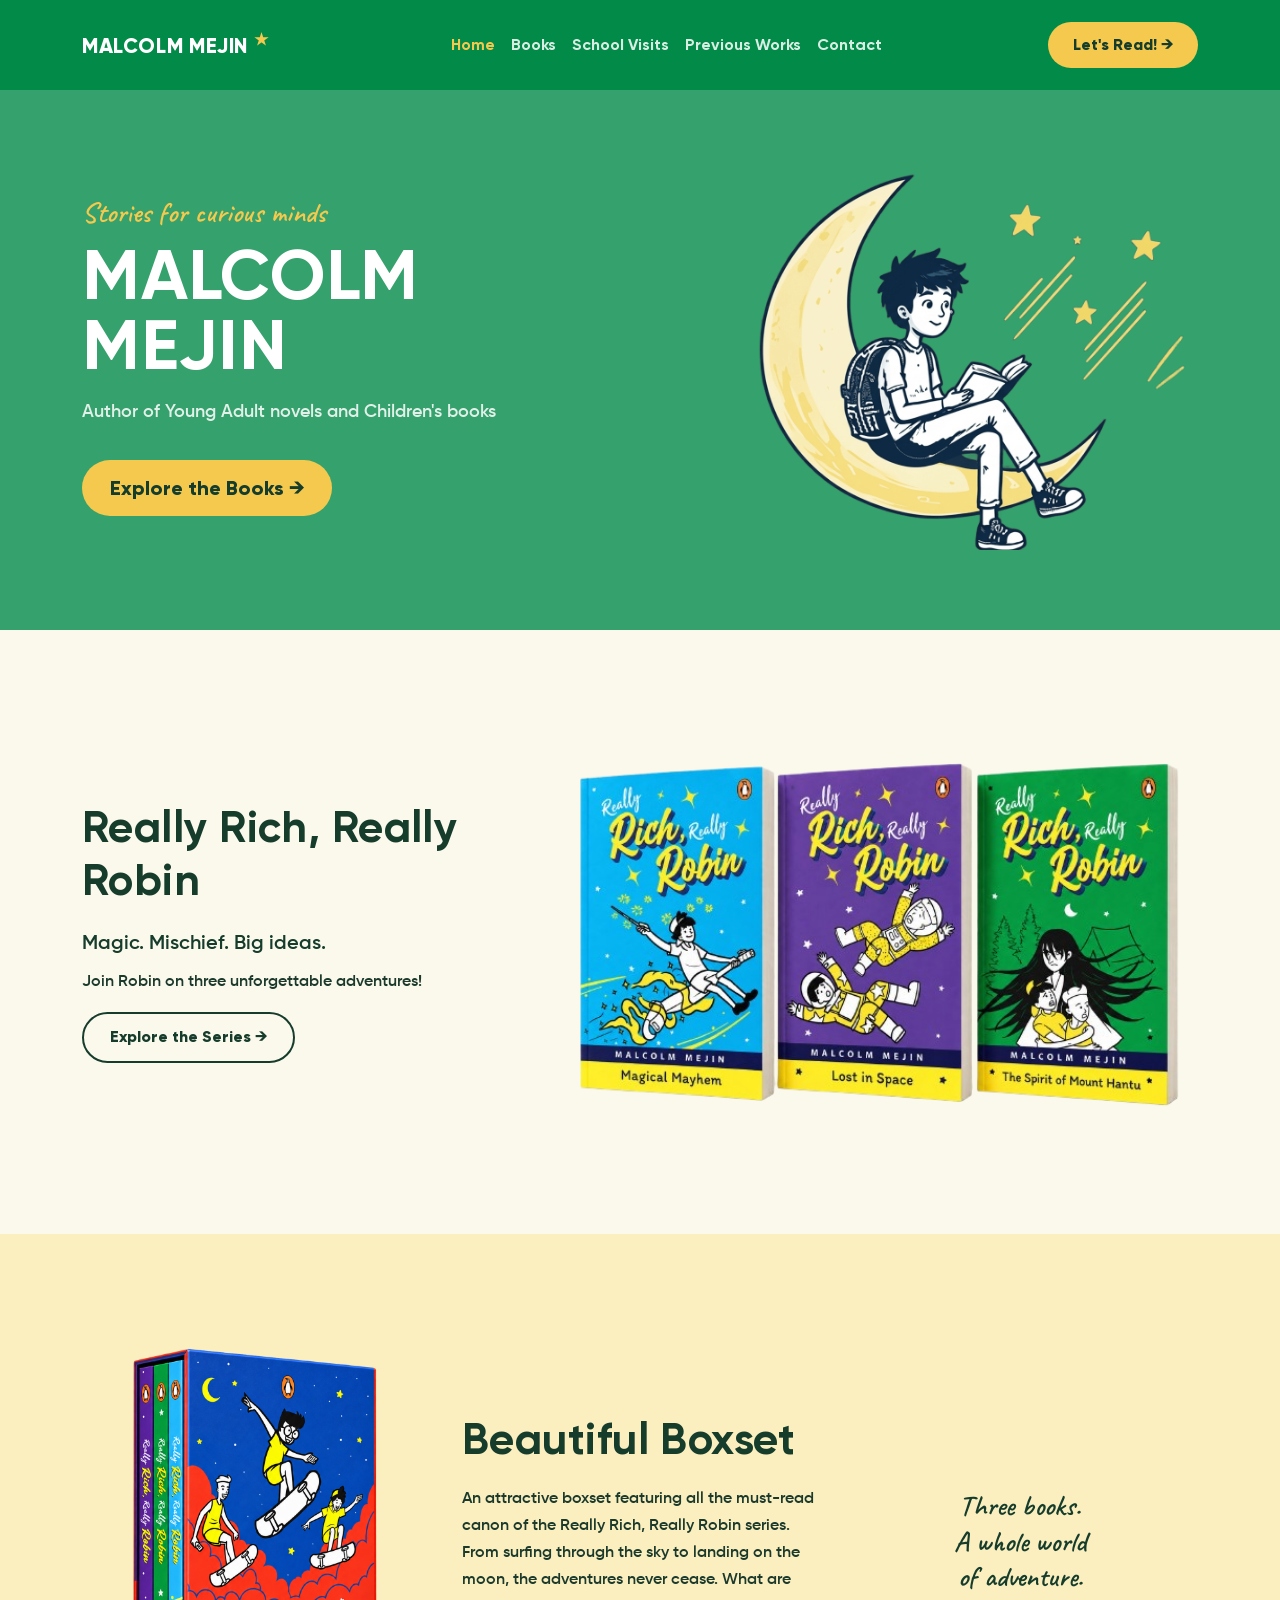
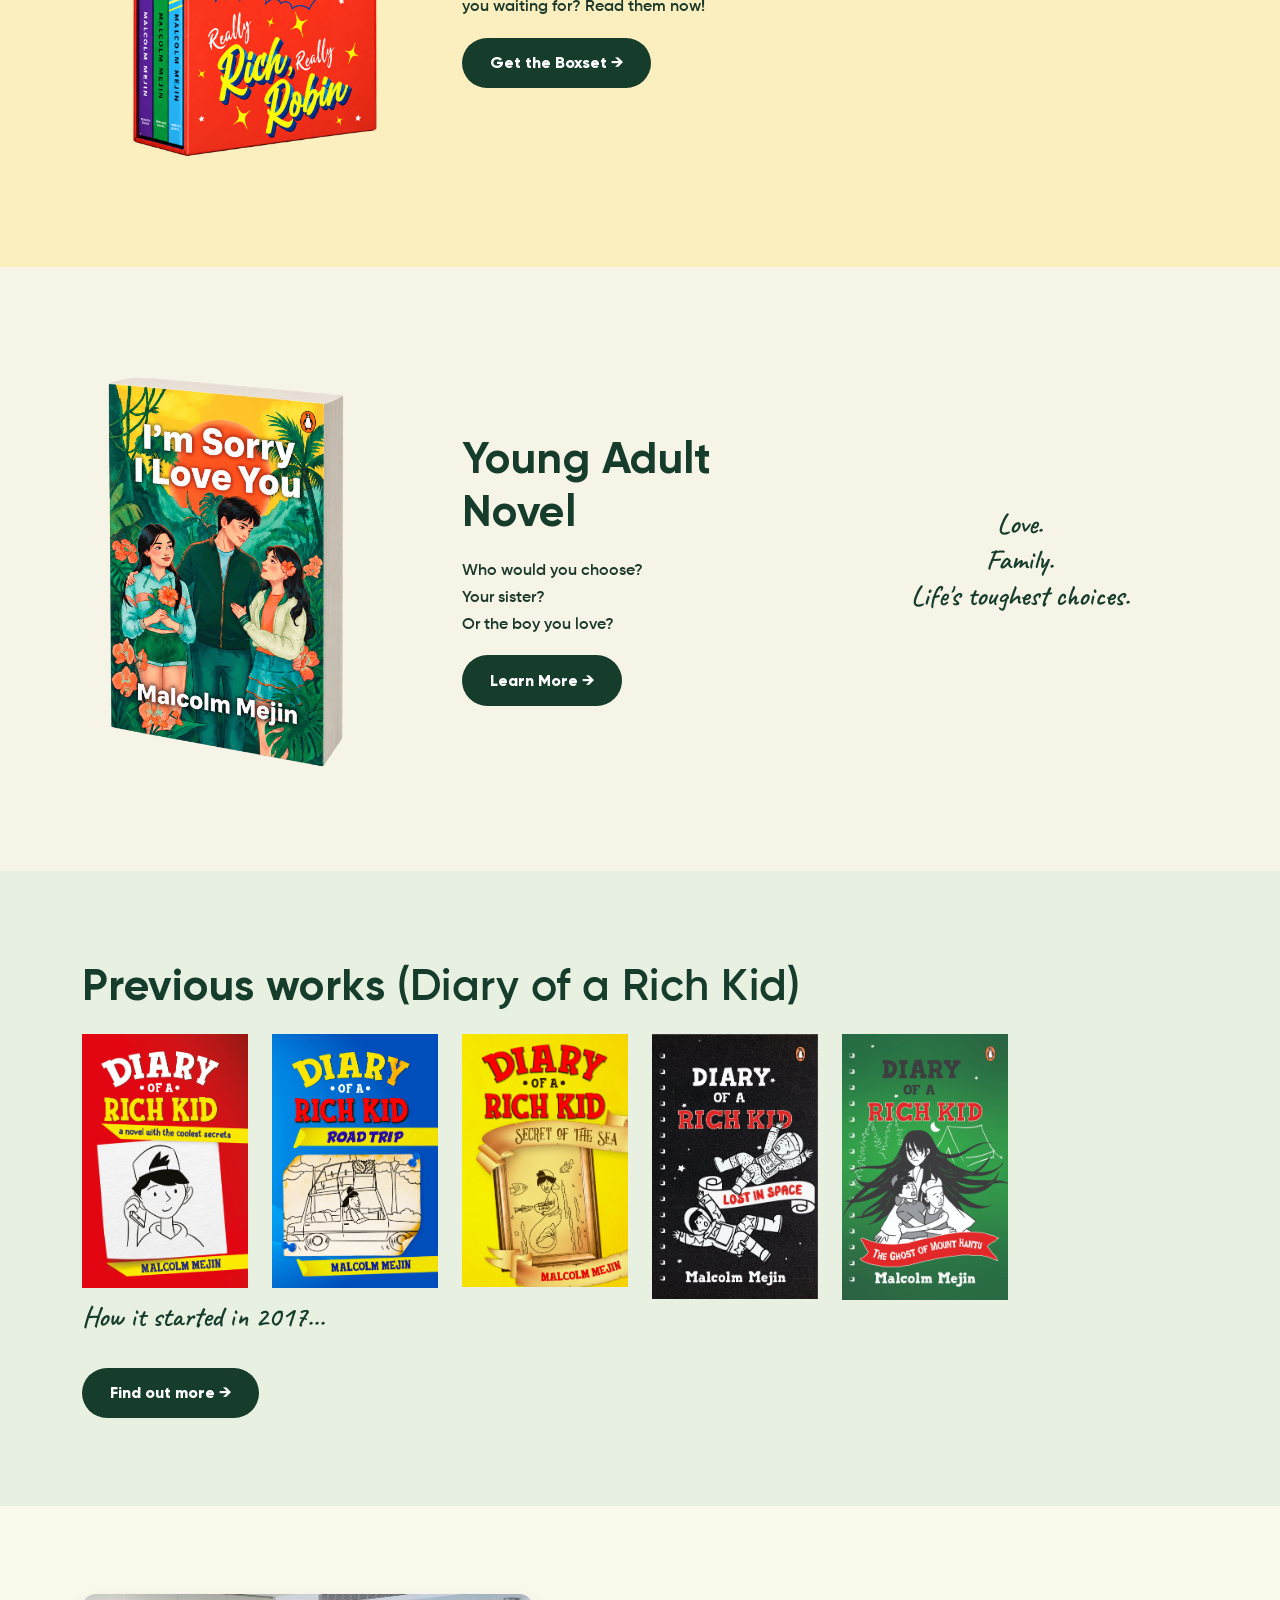
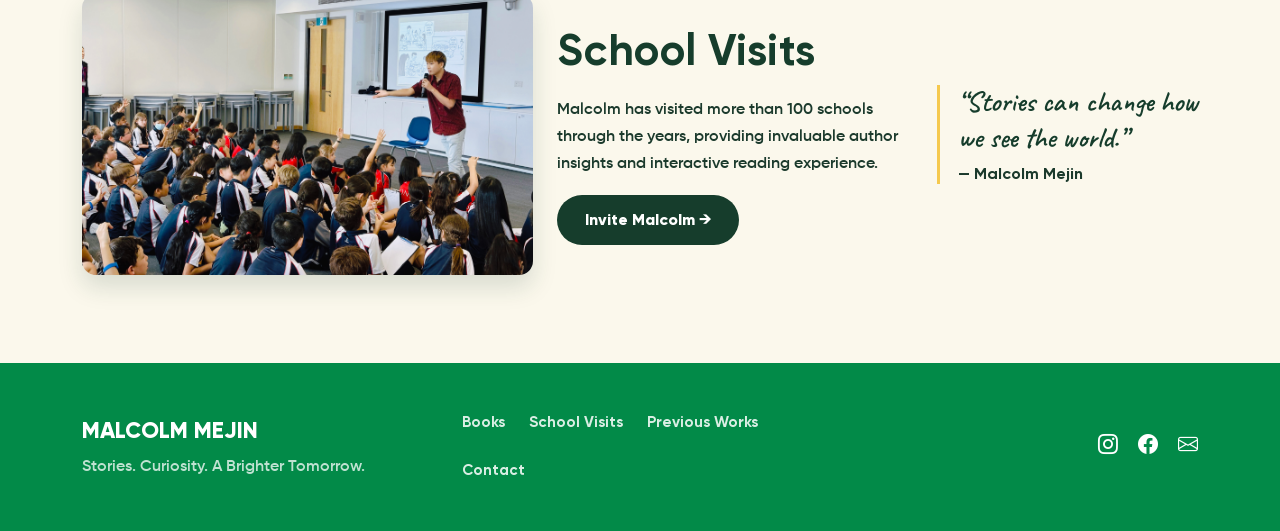
<file: index.html>
<!DOCTYPE html>
<html lang="en">
<head>
<meta charset="UTF-8">
<meta name="viewport" content="width=device-width, initial-scale=1.0">
<title>Malcolm Mejin — Stories for Curious Minds</title>
<meta name="description" content="Malcolm Mejin, author of Young Adult novels and Children's books, including Really Rich Really Robin and I'm Sorry I Love You.">


<!-- Favicon -->
<link rel="icon" href="favicon.svg" type="image/svg+xml">
<link rel="alternate icon" href="favicon.ico">
<link rel="apple-touch-icon" href="apple-touch-icon.png">

<!-- =====================================================
     FONTS
     Gilroy (headings + body) is self-hosted from the /fonts folder via
     @font-face rules at the top of style.css. Caveat (the handwritten
     accent text) still comes from Google Fonts below. To swap fonts again,
     update the "FONT DEFINITIONS" block at the top of style.css.
     ===================================================== -->
<link rel="preconnect" href="https://fonts.googleapis.com">
<link rel="preconnect" href="https://fonts.gstatic.com" crossorigin>
<link href="https://fonts.googleapis.com/css2?family=Caveat:wght@500;600;700&display=swap" rel="stylesheet">

<!-- Bootstrap 5 CSS -->
<link href="https://cdn.jsdelivr.net/npm/bootstrap@5.3.3/dist/css/bootstrap.min.css" rel="stylesheet">
<!-- Bootstrap Icons (used for the footer social links) -->
<link rel="stylesheet" href="https://cdn.jsdelivr.net/npm/bootstrap-icons@1.11.3/font/bootstrap-icons.min.css">

<!-- Custom styles -->
<link rel="stylesheet" href="style.css">
</head>
<body>

<a class="skip-link" href="#main-content">Skip to content</a>

<!-- ============================================================ -->
<!-- HEADER                                                        -->
<!-- ============================================================ -->
<header class="site-header" id="site-header">
  <nav class="navbar navbar-expand-lg">
    <div class="container">
      <a class="navbar-brand" href="#top">
        MALCOLM MEJIN <span class="brand-star" aria-hidden="true">★</span>
      </a>
      <button class="navbar-toggler" type="button" data-bs-toggle="collapse" data-bs-target="#mainNav"
              aria-controls="mainNav" aria-expanded="false" aria-label="Toggle navigation">
        <span class="navbar-toggler-icon"></span>
      </button>
      <div class="collapse navbar-collapse" id="mainNav">
        <ul class="navbar-nav mx-lg-auto">
          <li class="nav-item"><a class="nav-link active" href="#top">Home</a></li>
          <li class="nav-item"><a class="nav-link" href="#books">Books</a></li>
          <li class="nav-item"><a class="nav-link" href="#school-visits">School Visits</a></li>
          <li class="nav-item"><a class="nav-link" href="#news">Previous Works</a></li>
          <li class="nav-item"><a class="nav-link" href="#contact">Contact</a></li>
        </ul>
        <a href="#books" class="btn btn-cta btn-header-cta">Let's Read! <span aria-hidden="true">→</span></a>
      </div>
    </div>
  </nav>
</header>

<main id="main-content">

  <!-- ============================================================ -->
  <!-- SECTION 1 — HERO                                              -->
  <!-- ============================================================ -->
  <section class="hero" id="top">
    <div class="container">
      <div class="row align-items-center gy-5">
        <div class="col-lg-6 hero-text">
          <p class="script-text hero-eyebrow">Stories for curious minds</p>
          <h1>MALCOLM MEJIN</h1>
          <p class="hero-sub">Author of Young Adult novels and Children's books</p>
          <a href="#books" class="btn btn-cta btn-lg">Explore the Books <span aria-hidden="true">→</span></a>
        </div>
        <div class="col-lg-6">
          <div class="hero-illustration-wrap">
            <!-- Replace with your illustration of the boy reading on the moon -->
            <img src="images/robin_moon.png"
                 alt="Illustration of a boy sitting on a crescent moon reading a book, surrounded by stars"
                 class="img-fluid hero-illustration">
          </div>
        </div>
      </div>
    </div>
  </section>

  <!-- ============================================================ -->
  <!-- SECTION 2 — REALLY RICH, REALLY ROBIN                         -->
  <!-- ============================================================ -->
  <section class="section-block section-robin" id="books">
    <div class="container">
      <div class="row align-items-center gy-5">
        <div class="col-lg-5">
          <h2>Really Rich, Really Robin</h2>
          <p class="lead-text">Magic. Mischief. Big ideas.</p>
          <p>Join Robin on three unforgettable adventures!</p>
          <a href="RRRR.html" class="btn btn-outline-cta">Explore the Series <span aria-hidden="true">→</span></a>
          <!-- <p class="script-text mt-4">Same Robin.<br>Bigger Adventures.</p> -->
        </div>
        <div class="col-lg-7">
          <!-- Replace with a single wide image showing all 3 Really Rich, Really Robin covers together -->
          <img src="images/RRRR.png"
               alt="Really Rich, Really Robin book covers: Magical Mayhem, Lost in Space, and The Spirit of Mount Ratu"
               class="img-fluid book-cover-wide">
        </div>
      </div>
    </div>
  </section>

  <!-- ============================================================ -->
  <!-- SECTION 3 — BEAUTIFUL BOXSET                                  -->
  <!-- ============================================================ -->
  <section class="section-block section-boxset" id="boxset">
    <div class="container">
      <div class="row align-items-center gy-5">
        <div class="col-lg-4">
          <img src="images/Boxset_mockup.png"
               alt="Really Rich, Really Robin boxset featuring all three books" class="img-fluid boxset-image">
        </div>
        <div class="col-lg-4">
          <h2>Beautiful Boxset</h2>
          <p>An attractive boxset featuring all the must-read canon of the Really Rich, Really Robin series. From surfing through the sky to landing on the moon, the adventures never cease. What are you waiting for? Read them now!</p>
          <a href="https://www.penguin.sg/book/really-rich-really-robin-boxset/" target="_blank" class="btn btn-cta-dark">Get the Boxset <span aria-hidden="true">→</span></a>
        </div>
        <div class="col-lg-4 text-center">
          <p class="script-text">Three books.<br>A whole world<br>of adventure.</p>
        </div>
      </div>
    </div>
  </section>

  <!-- ============================================================ -->
  <!-- SECTION 4 — I'M SORRY I LOVE YOU                              -->
  <!-- ============================================================ -->
  <section class="section-block section-yanovel" id="about">
    <div class="container">
      <div class="row align-items-center gy-5">
        <div class="col-lg-4">
          <img src="images/YA_novel_mockup.png"
               alt="I'm Sorry I Love You book cover" class="img-fluid book-cover-large">
        </div>
        <div class="col-lg-4">
          <!-- <p class="eyebrow-label">Young Adult Novel</p>
          <h2>I'm Sorry I Love You</h2> -->
          <h2>Young Adult Novel</h2>
          <p>Who would you choose?<br>Your sister?<br>Or the boy you love?</p>
          <a href="im_sorry_i_love_you.html" class="btn btn-cta-dark">Learn More <span aria-hidden="true">→</span></a>
        </div>
        <div class="col-lg-4 text-center">
          <p class="script-text">Love.<br>Family.<br>Life's toughest choices.</p>
        </div>
      </div>
    </div>
  </section>

  <!-- ============================================================ -->
  <!-- SECTION 5 — PREVIOUS WORKS (DIARY OF A RICH KID)              -->
  <!-- ============================================================ -->
  <section class="section-block section-previous" id="news">
    <div class="container">
      <h2>Previous works <span class="fw-normal">(Diary of a Rich Kid)</span></h2>
      <!-- Replace with a single wide image showing all 5 Diary of a Rich Kid covers together -->
      <!-- <img src="images/previous_series.png"
           alt="Diary of a Rich Kid book covers, books 1 through 5" class="img-fluid book-cover-wide"> -->
      <div class="row g-3 g-md-4 book-covers book-covers-wide">
        <div class="col-6 col-md-4 col-lg-2">
          <img src="images/1.jpg" alt="Diary of a Rich Kid book 1 cover" class="img-fluid book-cover">
        </div>
        <div class="col-6 col-md-4 col-lg-2">
          <img src="images/2.jpg" alt="Diary of a Rich Kid book 2 cover" class="img-fluid book-cover">
        </div>
        <div class="col-6 col-md-4 col-lg-2">
          <img src="images/3.jpg" alt="Diary of a Rich Kid book 3 cover" class="img-fluid book-cover">
        </div>
        <div class="col-6 col-md-4 col-lg-2">
          <img src="images/4.jpg" alt="Diary of a Rich Kid book 4 cover" class="img-fluid book-cover">
        </div>
        <div class="col-6 col-md-4 col-lg-2">
          <img src="images/5.jpg" alt="Diary of a Rich Kid book 5 cover" class="img-fluid book-cover">
        </div>
      </div>
      <p class="script-text">How it started in 2017...</p>
      <a href="diary_of_a_rich_kid.html" class="btn btn-cta-dark mt-3">Find out more <span aria-hidden="true">→</span></a>
    </div>
  </section>

  <!-- ============================================================ -->
  <!-- SECTION 6 — SCHOOL VISITS                                     -->
  <!-- ============================================================ -->
  <section class="section-block section-schoolvisits" id="school-visits">
    <div class="container">
      <div class="row align-items-center gy-5">
        <div class="col-lg-5">
          <img src="images/school_visits.jpg"
               alt="Malcolm Mejin speaking to a classroom of students" class="img-fluid school-visit-image">
        </div>
        <div class="col-lg-4">
          <h2>School Visits</h2>
          <p>Malcolm has visited more than 100 schools through the years, providing invaluable author insights and interactive reading experience.</p>
          <a href="mailto:mal_mejin@yahoo.com" class="btn btn-cta-dark">Invite Malcolm <span aria-hidden="true">→</span></a>
        </div>
        <div class="col-lg-3">
          <blockquote class="script-text quote-block">
            &ldquo;Stories can change how we see the world.&rdquo;
            <footer>— Malcolm Mejin</footer>
          </blockquote>
        </div>
      </div>
    </div>
  </section>

</main>

<!-- ============================================================ -->
<!-- FOOTER                                                        -->
<!-- ============================================================ -->
<footer class="site-footer" id="contact">
  <div class="container">
    <div class="row gy-4 align-items-center">
      <div class="col-md-4">
        <p class="footer-brand">MALCOLM MEJIN</p>
        <p class="footer-tagline">Stories. Curiosity. A Brighter Tomorrow.</p>
      </div>
      <div class="col-md-4">
        <ul class="footer-links list-unstyled d-flex flex-wrap gap-3 gap-md-4 mb-0">
          <li><a href="#books">Books</a></li>
          <li><a href="#school-visits">School Visits</a></li>
          <li><a href="#news">Previous Works</a></li>
          <li><a href="#contact">Contact</a></li>
        </ul>
      </div>
      <div class="col-md-4 text-md-end">
        <div class="social-icons">
          <a href="https://www.instagram.com/malcolmmejin" target="_blank" aria-label="Instagram"><i class="bi bi-instagram"></i></a>
          <a href="https://www.facebook.com/malcolmmejin" target="_blank" aria-label="Facebook"><i class="bi bi-facebook"></i></a>
          <a href="mailto:mal_mejin@yahoo.com" aria-label="Email"><i class="bi bi-envelope"></i></a>
        </div>
      </div>
    </div>
  </div>
</footer>

<!-- Bootstrap JS bundle (includes Popper, needed for the mobile nav toggle) -->
<script src="https://cdn.jsdelivr.net/npm/bootstrap@5.3.3/dist/js/bootstrap.bundle.min.js"></script>
<script src="script.js"></script>
</body>
</html>
</file>
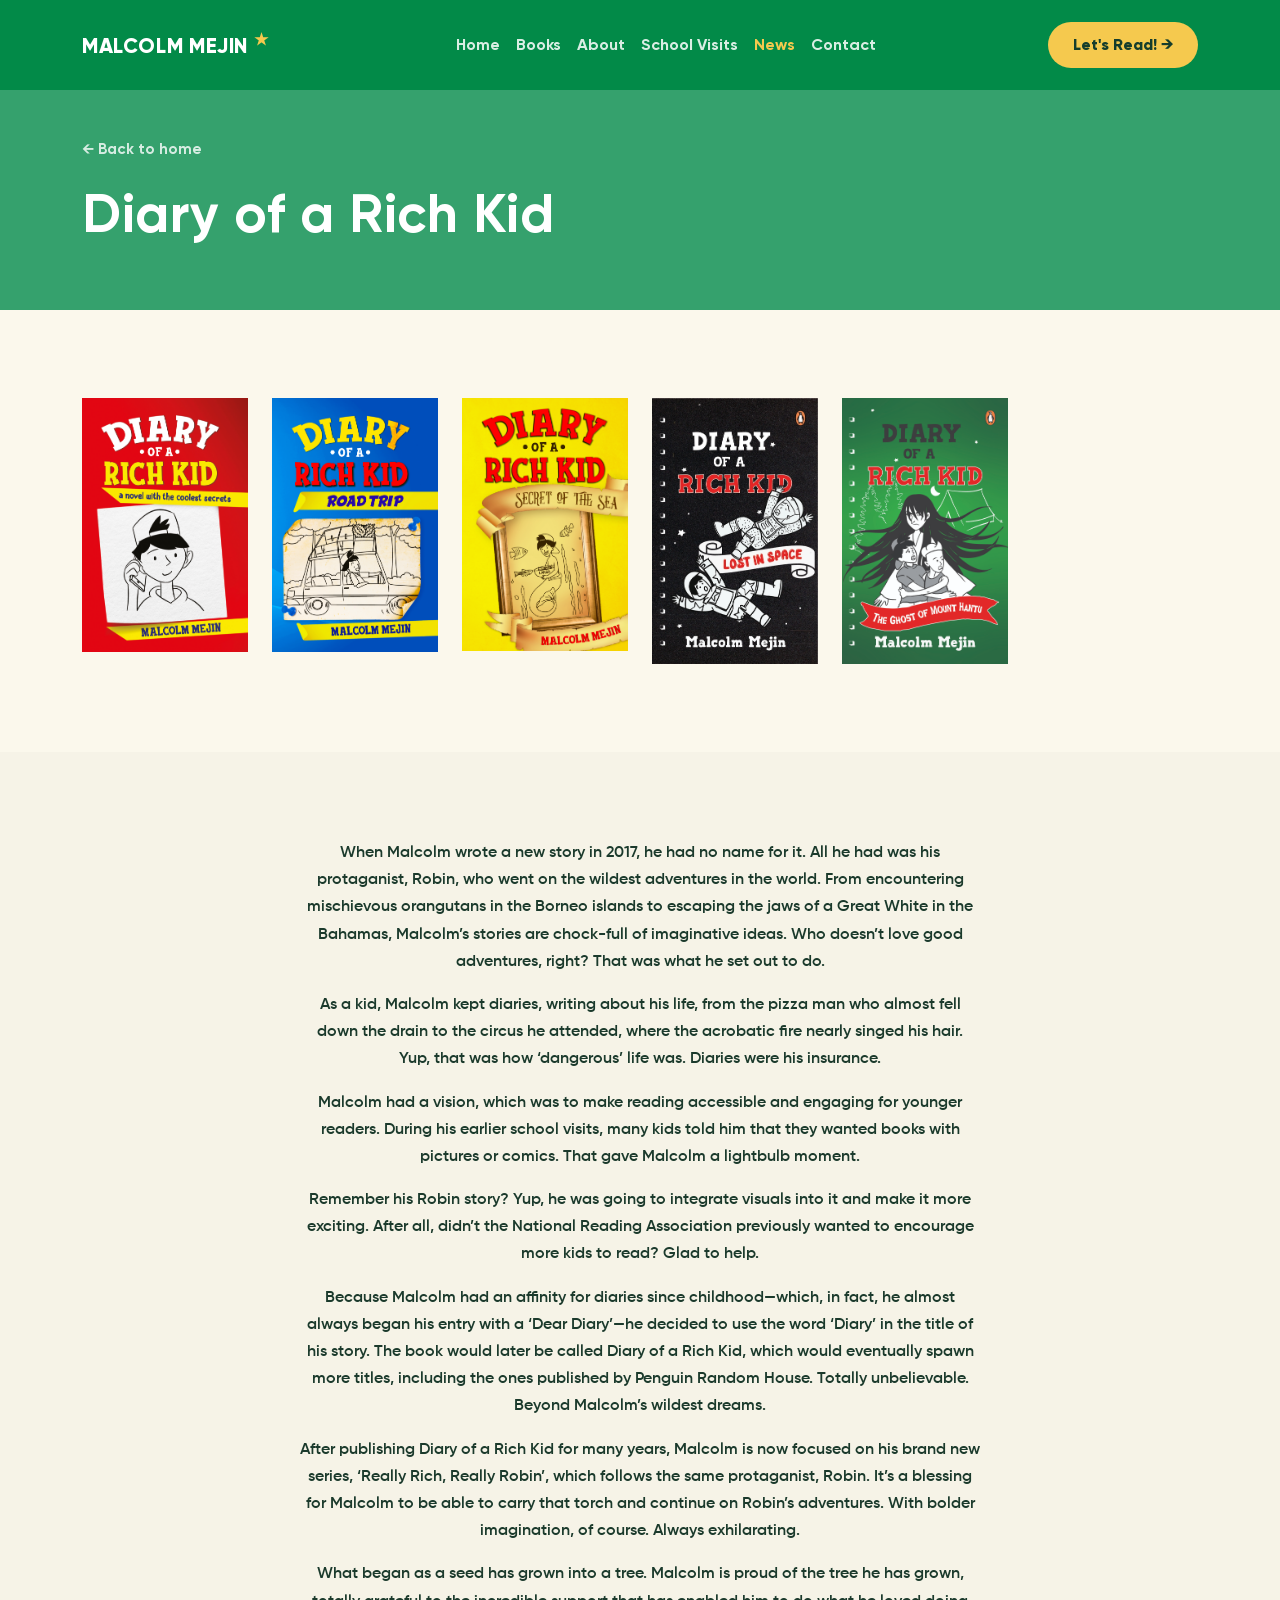
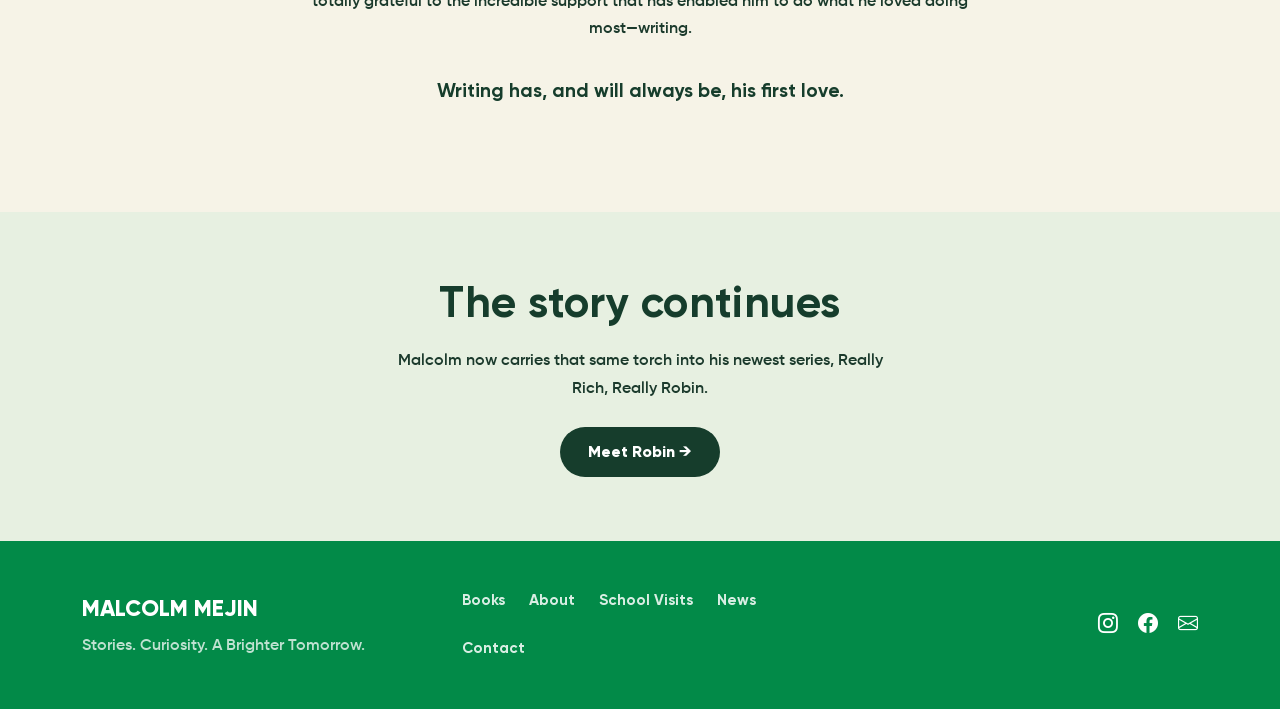
<file: diary_of_a_rich_kid.html>
<!DOCTYPE html>
<html lang="en">
<head>
<meta charset="UTF-8">
<meta name="viewport" content="width=device-width, initial-scale=1.0">
<title>Diary of a Rich Kid — Malcolm Mejin</title>
<meta name="description" content="The story behind Malcolm Mejin's Diary of a Rich Kid series, and how it led to Really Rich, Really Robin.">

<!-- Favicon -->
<link rel="icon" href="favicon.svg" type="image/svg+xml">
<link rel="alternate icon" href="favicon.ico">
<link rel="apple-touch-icon" href="apple-touch-icon.png">

<!-- =====================================================
     FONTS
     Gilroy (headings + body) is self-hosted from the /fonts folder via
     @font-face rules at the top of style.css. Caveat (the handwritten
     accent text) still comes from Google Fonts below. To swap fonts again,
     update the "FONT DEFINITIONS" block at the top of style.css.
     ===================================================== -->
<link rel="preconnect" href="https://fonts.googleapis.com">
<link rel="preconnect" href="https://fonts.gstatic.com" crossorigin>
<link href="https://fonts.googleapis.com/css2?family=Caveat:wght@500;600;700&display=swap" rel="stylesheet">

<!-- Bootstrap 5 CSS -->
<link href="https://cdn.jsdelivr.net/npm/bootstrap@5.3.3/dist/css/bootstrap.min.css" rel="stylesheet">
<!-- Bootstrap Icons (used for the footer social links) -->
<link rel="stylesheet" href="https://cdn.jsdelivr.net/npm/bootstrap-icons@1.11.3/font/bootstrap-icons.min.css">

<!-- Custom styles -->
<link rel="stylesheet" href="style.css">
</head>
<body>

<a class="skip-link" href="#main-content">Skip to content</a>

<!-- ============================================================ -->
<!-- HEADER                                                        -->
<!-- ============================================================ -->
<header class="site-header" id="site-header">
  <nav class="navbar navbar-expand-lg">
    <div class="container">
      <a class="navbar-brand" href="index.html">
        MALCOLM MEJIN <span class="brand-star" aria-hidden="true">★</span>
      </a>
      <button class="navbar-toggler" type="button" data-bs-toggle="collapse" data-bs-target="#mainNav"
              aria-controls="mainNav" aria-expanded="false" aria-label="Toggle navigation">
        <span class="navbar-toggler-icon"></span>
      </button>
      <div class="collapse navbar-collapse" id="mainNav">
        <ul class="navbar-nav mx-lg-auto">
          <li class="nav-item"><a class="nav-link" href="index.html#top">Home</a></li>
          <li class="nav-item"><a class="nav-link" href="index.html#books">Books</a></li>
          <li class="nav-item"><a class="nav-link" href="index.html#about">About</a></li>
          <li class="nav-item"><a class="nav-link" href="index.html#school-visits">School Visits</a></li>
          <li class="nav-item"><a class="nav-link active" href="index.html#news">News</a></li>
          <li class="nav-item"><a class="nav-link" href="index.html#contact">Contact</a></li>
        </ul>
        <a href="index.html#books" class="btn btn-cta btn-header-cta">Let's Read! <span aria-hidden="true">→</span></a>
      </div>
    </div>
  </nav>
</header>

<main id="main-content">

  <!-- ============================================================ -->
  <!-- PAGE BANNER                                                   -->
  <!-- ============================================================ -->
  <section class="page-banner">
    <div class="container">
      <a class="back-link" href="index.html">&larr; Back to home</a>
      <h1>Diary of a Rich Kid</h1>
    </div>
  </section>

  <!-- ============================================================ -->
  <!-- GROUP PHOTO                                                   -->
  <!-- ============================================================ -->
  <section class="book-feature bg-cream-50">
    <div class="container">
      <!-- Replace with the photo of all 5 Diary of a Rich Kid books together -->
      <!-- <img src="https://placehold.co/1100x420/E7F0E1/1B3A2C?text=Diary+of+a+Rich+Kid+%E2%80%94+Group+Photo"
           alt="All five Diary of a Rich Kid book covers displayed together" class="img-fluid book-cover-wide"> -->
           <div class="row g-3 g-md-4 book-covers book-covers-wide">
        <div class="col-6 col-md-4 col-lg-2">
          <img src="images/1.jpg" alt="Diary of a Rich Kid book 1 cover" class="img-fluid book-cover">
        </div>
        <div class="col-6 col-md-4 col-lg-2">
          <img src="images/2.jpg" alt="Diary of a Rich Kid book 2 cover" class="img-fluid book-cover">
        </div>
        <div class="col-6 col-md-4 col-lg-2">
          <img src="images/3.jpg" alt="Diary of a Rich Kid book 3 cover" class="img-fluid book-cover">
        </div>
        <div class="col-6 col-md-4 col-lg-2">
          <img src="images/4.jpg" alt="Diary of a Rich Kid book 4 cover" class="img-fluid book-cover">
        </div>
        <div class="col-6 col-md-4 col-lg-2">
          <img src="images/5.jpg" alt="Diary of a Rich Kid book 5 cover" class="img-fluid book-cover">
        </div>
      </div>
    </div>
  </section>

  <!-- ============================================================ -->
  <!-- STORY COPY                                                    -->
  <!-- ============================================================ -->
  <section class="book-feature bg-cream-100">
    <div class="container">
      <div class="diary-copy">
        <p>When Malcolm wrote a new story in 2017, he had no name for it. All he had was his protaganist, Robin, who went on the wildest adventures in the world. From encountering mischievous orangutans in the Borneo islands to escaping the jaws of a Great White in the Bahamas, Malcolm’s stories are chock-full of imaginative ideas. Who doesn’t love good adventures, right? That was what he set out to do.</p>
        <p>As a kid, Malcolm kept diaries, writing about his life, from the pizza man who almost fell down the drain to the circus he attended, where the acrobatic fire nearly singed his hair.  Yup, that was how ‘dangerous’ life was. Diaries were his insurance. </p>
        <p>Malcolm had a vision, which was to make reading accessible and engaging for younger readers. During his earlier school visits, many kids told him that they wanted books with pictures or comics. That gave Malcolm a lightbulb moment.</p>
        <p>Remember his Robin story? Yup, he was going to integrate visuals into it and make it more exciting. After all, didn’t the National Reading Association previously wanted to encourage more kids to read? Glad to help.</p>
        <p>Because Malcolm had an affinity for diaries since childhood—which, in fact, he almost always began his entry with a ‘Dear Diary’—he decided to use the word ‘Diary’ in the title of his story. The book would later be called Diary of a Rich Kid, which would eventually spawn more titles, including the ones published by Penguin Random House. Totally unbelievable. Beyond Malcolm’s wildest dreams.</p>
        <p>After publishing Diary of a Rich Kid for many years, Malcolm is now focused on his brand new series, ‘Really Rich, Really Robin’, which follows the same protaganist, Robin. It’s a blessing for Malcolm to be able to carry that torch and continue on Robin’s adventures. With bolder imagination, of course. Always exhilarating.  </p>
        <p>What began as a seed has grown into a tree. Malcolm is proud of the tree he has grown, totally grateful to the incredible support that has enabled him to do what he loved doing most—writing. </p>
        <p class="diary-closing-line">Writing has, and will always be, his first love.</p>
      </div>
    </div>
  </section>

  <!-- ============================================================ -->
  <!-- CLOSING CTA                                                   -->
  <!-- ============================================================ -->
  <section class="page-cta bg-green-100">
    <div class="container">
      <h2>The story continues</h2>
      <p>Malcolm now carries that same torch into his newest series, Really Rich, Really Robin.</p>
      <a href="really-rich-really-robin.html" class="btn btn-cta-dark">Meet Robin <span aria-hidden="true">→</span></a>
    </div>
  </section>

</main>

<!-- ============================================================ -->
<!-- FOOTER                                                        -->
<!-- ============================================================ -->
<footer class="site-footer">
  <div class="container">
    <div class="row gy-4 align-items-center">
      <div class="col-md-4">
        <p class="footer-brand">MALCOLM MEJIN</p>
        <p class="footer-tagline">Stories. Curiosity. A Brighter Tomorrow.</p>
      </div>
      <div class="col-md-4">
        <ul class="footer-links list-unstyled d-flex flex-wrap gap-3 gap-md-4 mb-0">
          <li><a href="index.html#books">Books</a></li>
          <li><a href="index.html#about">About</a></li>
          <li><a href="index.html#school-visits">School Visits</a></li>
          <li><a href="index.html#news">News</a></li>
          <li><a href="index.html#contact">Contact</a></li>
        </ul>
      </div>
      <div class="col-md-4 text-md-end">
        <div class="social-icons">
          <a href="https://www.instagram.com/malcolmmejin" target="_blank" aria-label="Instagram"><i class="bi bi-instagram"></i></a>
          <a href="https://www.facebook.com/malcolmmejin" target="_blank" aria-label="Facebook"><i class="bi bi-facebook"></i></a>
          <a href="mailto:mal_mejin@yahoo.com" aria-label="Email"><i class="bi bi-envelope"></i></a>
        </div>
      </div>
    </div>
  </div>
</footer>

<!-- Bootstrap JS bundle (includes Popper, needed for the mobile nav toggle) -->
<script src="https://cdn.jsdelivr.net/npm/bootstrap@5.3.3/dist/js/bootstrap.bundle.min.js"></script>
<script src="script.js"></script>
</body>
</html>
</file>
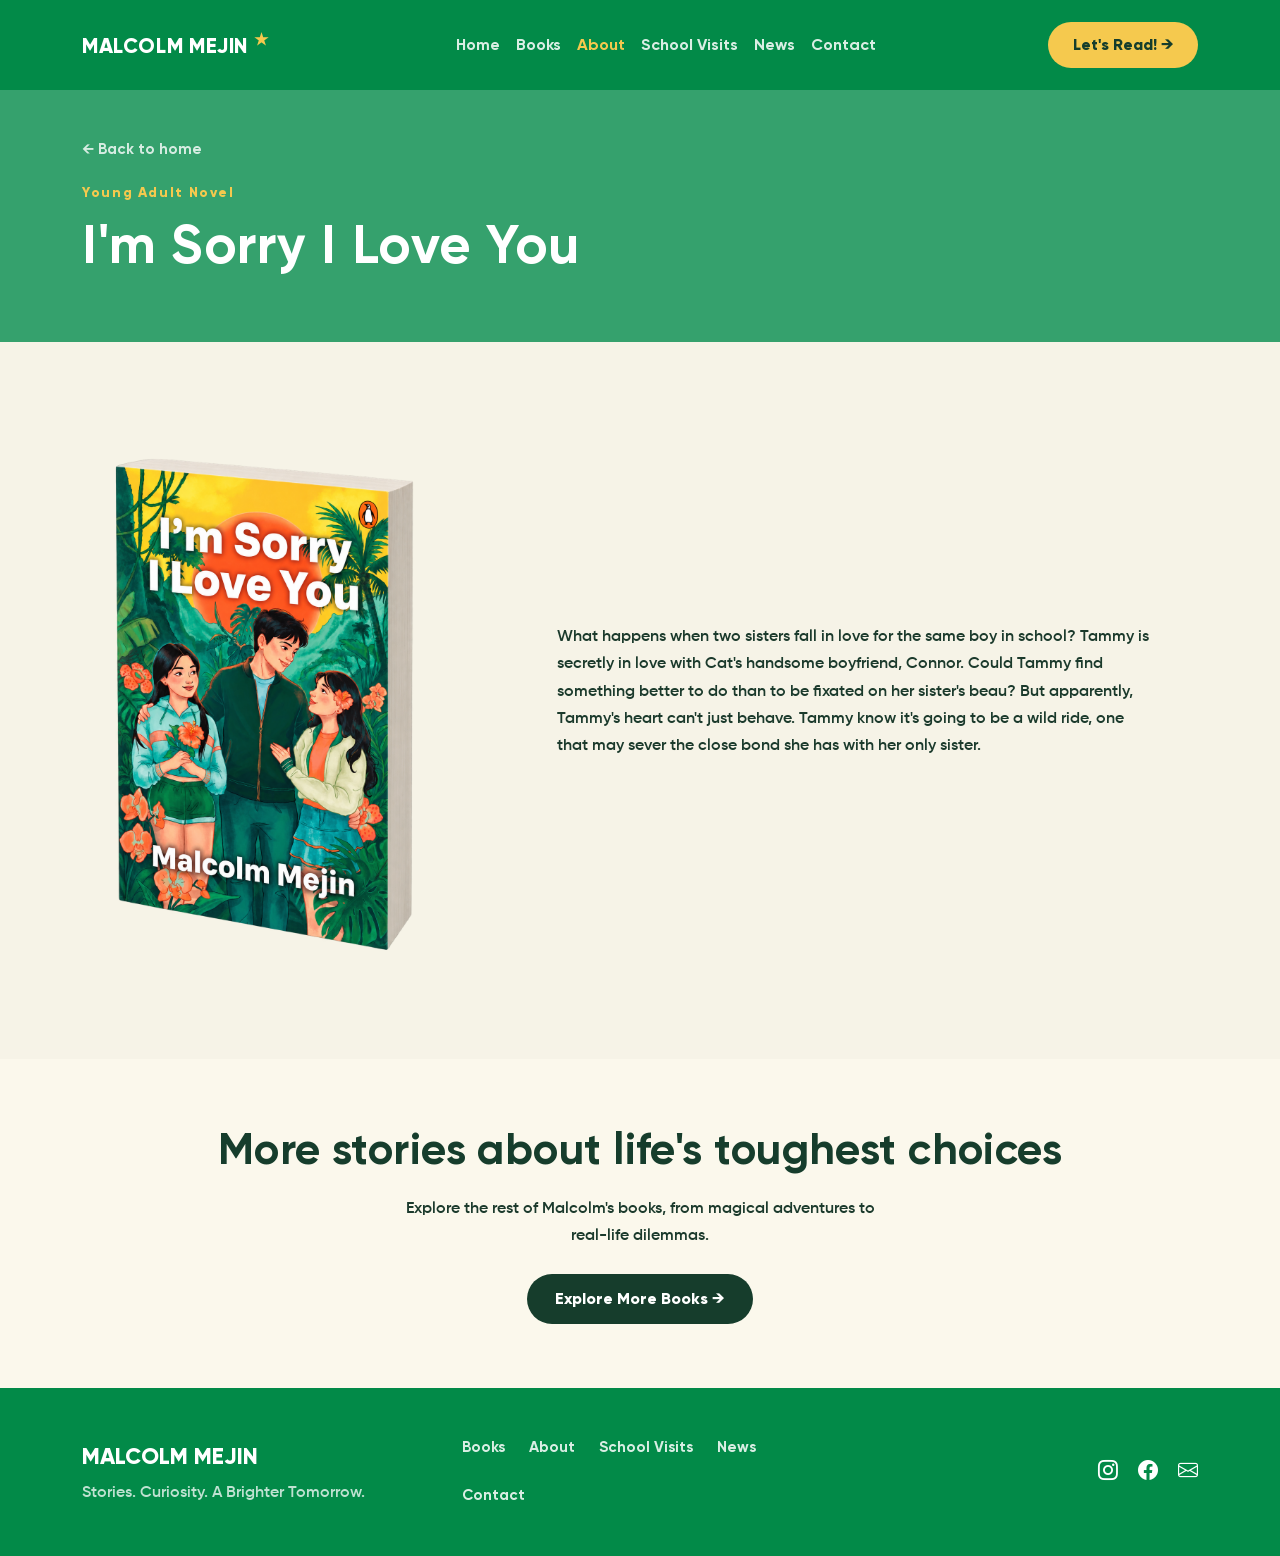
<file: im_sorry_i_love_you.html>
<!DOCTYPE html>
<html lang="en">
<head>
<meta charset="UTF-8">
<meta name="viewport" content="width=device-width, initial-scale=1.0">
<title>I'm Sorry I Love You — Malcolm Mejin</title>
<meta name="description" content="I'm Sorry I Love You, a Young Adult novel by Malcolm Mejin about two sisters, one boy, and a choice that could break their bond.">

<!-- Favicon -->
<link rel="icon" href="favicon.svg" type="image/svg+xml">
<link rel="alternate icon" href="favicon.ico">
<link rel="apple-touch-icon" href="apple-touch-icon.png">

<!-- =====================================================
     FONTS
     Gilroy (headings + body) is self-hosted from the /fonts folder via
     @font-face rules at the top of style.css. Caveat (the handwritten
     accent text) still comes from Google Fonts below. To swap fonts again,
     update the "FONT DEFINITIONS" block at the top of style.css.
     ===================================================== -->
<link rel="preconnect" href="https://fonts.googleapis.com">
<link rel="preconnect" href="https://fonts.gstatic.com" crossorigin>
<link href="https://fonts.googleapis.com/css2?family=Caveat:wght@500;600;700&display=swap" rel="stylesheet">

<!-- Bootstrap 5 CSS -->
<link href="https://cdn.jsdelivr.net/npm/bootstrap@5.3.3/dist/css/bootstrap.min.css" rel="stylesheet">
<!-- Bootstrap Icons (used for the footer social links) -->
<link rel="stylesheet" href="https://cdn.jsdelivr.net/npm/bootstrap-icons@1.11.3/font/bootstrap-icons.min.css">

<!-- Custom styles -->
<link rel="stylesheet" href="style.css">
</head>
<body>

<a class="skip-link" href="#main-content">Skip to content</a>

<!-- ============================================================ -->
<!-- HEADER                                                        -->
<!-- ============================================================ -->
<header class="site-header" id="site-header">
  <nav class="navbar navbar-expand-lg">
    <div class="container">
      <a class="navbar-brand" href="index.html">
        MALCOLM MEJIN <span class="brand-star" aria-hidden="true">★</span>
      </a>
      <button class="navbar-toggler" type="button" data-bs-toggle="collapse" data-bs-target="#mainNav"
              aria-controls="mainNav" aria-expanded="false" aria-label="Toggle navigation">
        <span class="navbar-toggler-icon"></span>
      </button>
      <div class="collapse navbar-collapse" id="mainNav">
        <ul class="navbar-nav mx-lg-auto">
          <li class="nav-item"><a class="nav-link" href="index.html#top">Home</a></li>
          <li class="nav-item"><a class="nav-link" href="index.html#books">Books</a></li>
          <li class="nav-item"><a class="nav-link active" href="index.html#about">About</a></li>
          <li class="nav-item"><a class="nav-link" href="index.html#school-visits">School Visits</a></li>
          <li class="nav-item"><a class="nav-link" href="index.html#news">News</a></li>
          <li class="nav-item"><a class="nav-link" href="index.html#contact">Contact</a></li>
        </ul>
        <a href="index.html#books" class="btn btn-cta btn-header-cta">Let's Read! <span aria-hidden="true">→</span></a>
      </div>
    </div>
  </nav>
</header>

<main id="main-content">

  <!-- ============================================================ -->
  <!-- PAGE BANNER                                                   -->
  <!-- ============================================================ -->
  <section class="page-banner">
    <div class="container">
      <a class="back-link" href="index.html">&larr; Back to home</a>
      <p class="eyebrow-label">Young Adult Novel</p>
      <h1>I'm Sorry I Love You</h1>
    </div>
  </section>

  <!-- ============================================================ -->
  <!-- BOOK FEATURE                                                  -->
  <!-- ============================================================ -->
  <section class="book-feature bg-cream-100">
    <div class="container">
      <div class="row align-items-center gy-4">
        <div class="col-lg-5">
          <!-- Replace with the I'm Sorry I Love You book cover -->
          <img src="images/YA_novel_mockup.png"
               alt="I'm Sorry I Love You book cover" class="img-fluid book-cover-large">
        </div>
        <div class="col-lg-7">
          <p>What happens when two sisters fall in love for the same boy in school? Tammy is secretly in love with Cat's handsome boyfriend, Connor. Could Tammy find something better to do than to be fixated on her sister's beau? But apparently, Tammy's heart can't just behave. Tammy know it's going to be a wild ride, one that may sever the close bond she has with her only sister.</p>
        </div>
      </div>
    </div>
  </section>

  <!-- ============================================================ -->
  <!-- CLOSING CTA                                                   -->
  <!-- ============================================================ -->
  <section class="page-cta bg-cream-50">
    <div class="container">
      <h2>More stories about life's toughest choices</h2>
      <p>Explore the rest of Malcolm's books, from magical adventures to real-life dilemmas.</p>
      <a href="index.html#books" class="btn btn-cta-dark">Explore More Books <span aria-hidden="true">→</span></a>
    </div>
  </section>

</main>

<!-- ============================================================ -->
<!-- FOOTER                                                        -->
<!-- ============================================================ -->
<footer class="site-footer">
  <div class="container">
    <div class="row gy-4 align-items-center">
      <div class="col-md-4">
        <p class="footer-brand">MALCOLM MEJIN</p>
        <p class="footer-tagline">Stories. Curiosity. A Brighter Tomorrow.</p>
      </div>
      <div class="col-md-4">
        <ul class="footer-links list-unstyled d-flex flex-wrap gap-3 gap-md-4 mb-0">
          <li><a href="index.html#books">Books</a></li>
          <li><a href="index.html#about">About</a></li>
          <li><a href="index.html#school-visits">School Visits</a></li>
          <li><a href="index.html#news">News</a></li>
          <li><a href="index.html#contact">Contact</a></li>
        </ul>
      </div>
      <div class="col-md-4 text-md-end">
        <div class="social-icons">
          <a href="https://www.instagram.com/malcolmmejin" target="_blank" aria-label="Instagram"><i class="bi bi-instagram"></i></a>
          <a href="https://www.facebook.com/malcolmmejin" target="_blank" aria-label="Facebook"><i class="bi bi-facebook"></i></a>
          <a href="mailto:mal_mejin@yahoo.com" aria-label="Email"><i class="bi bi-envelope"></i></a>
        </div>
      </div>
    </div>
  </div>
</footer>

<!-- Bootstrap JS bundle (includes Popper, needed for the mobile nav toggle) -->
<script src="https://cdn.jsdelivr.net/npm/bootstrap@5.3.3/dist/js/bootstrap.bundle.min.js"></script>
<script src="script.js"></script>
</body>
</html>
</file>
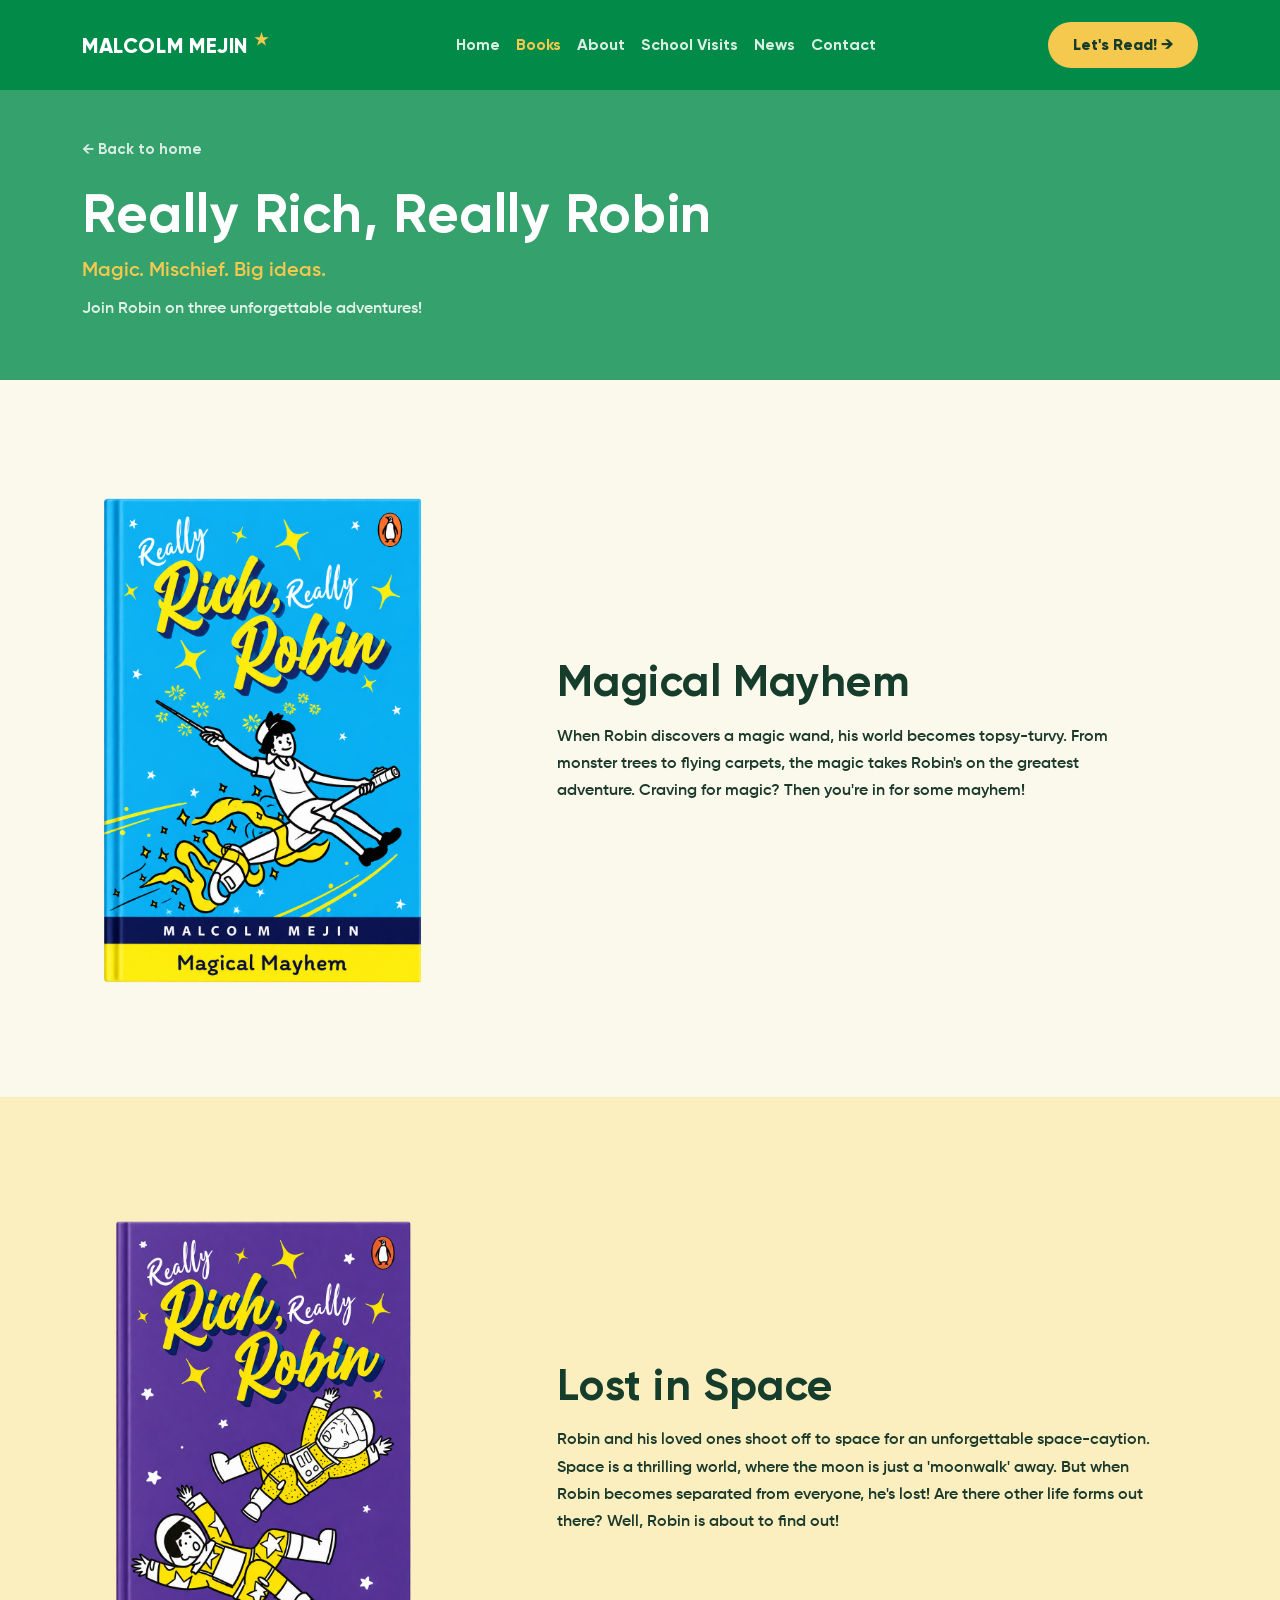
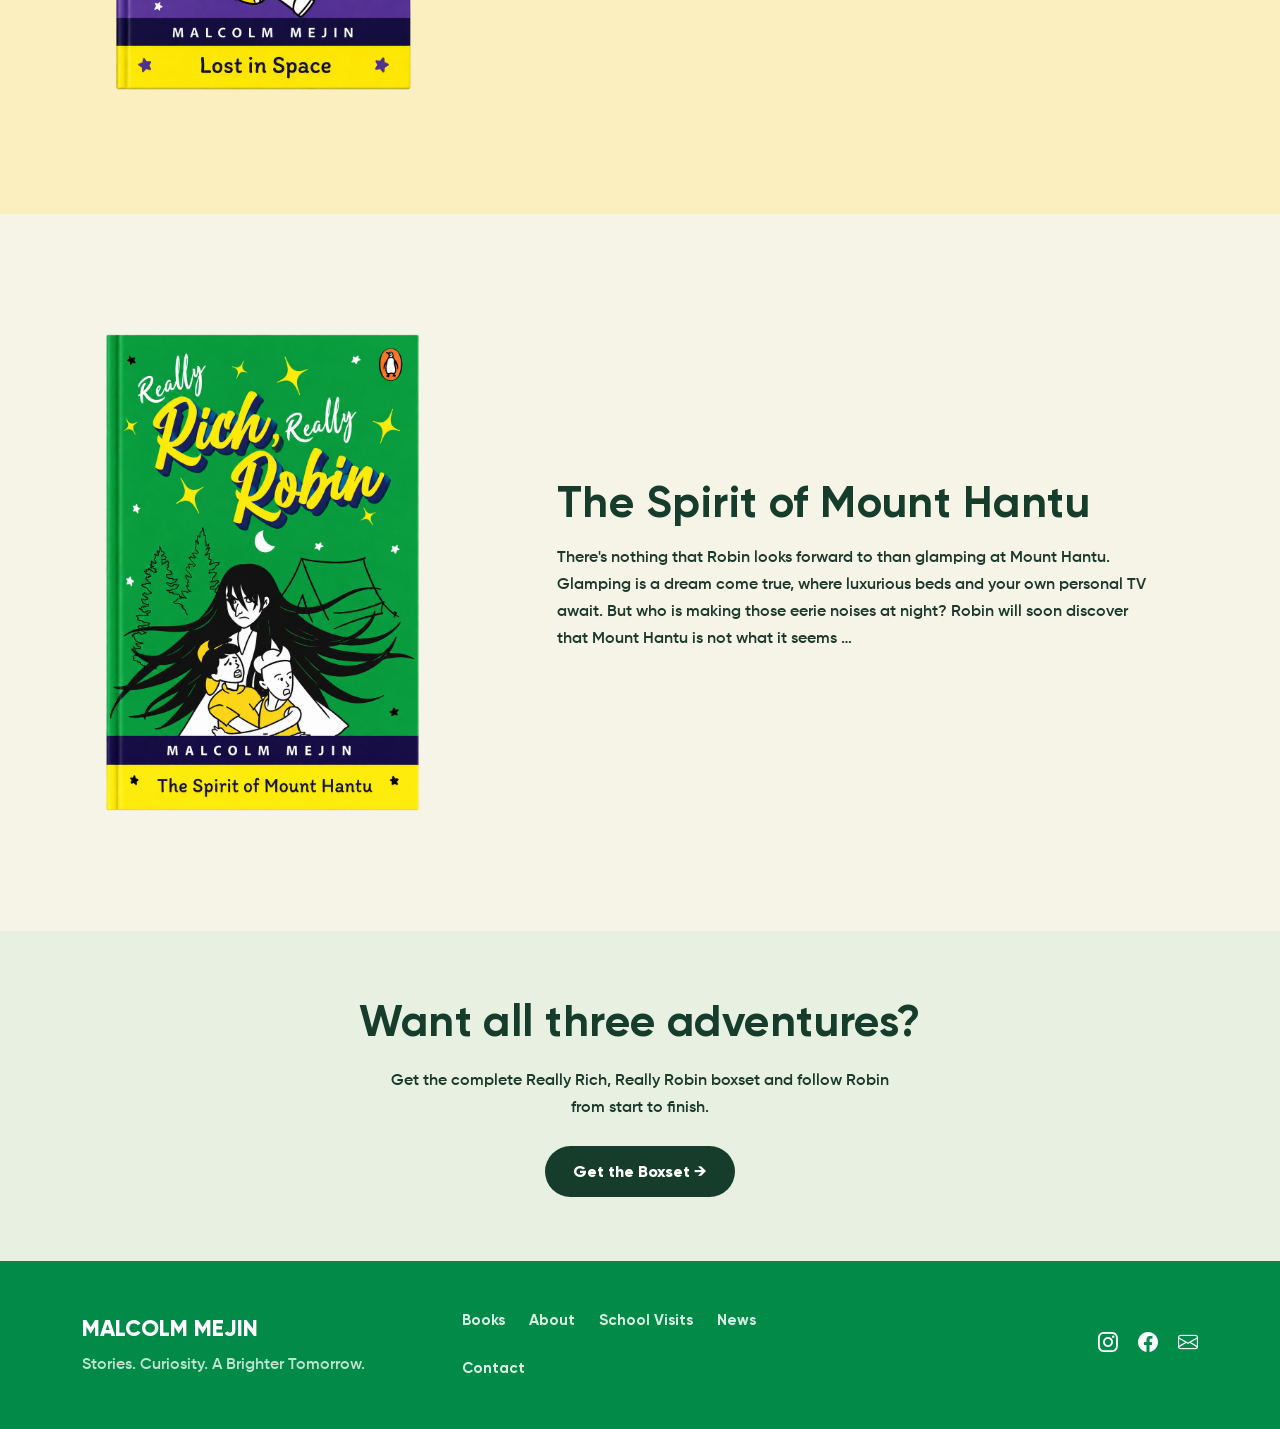
<file: RRRR.html>
<!DOCTYPE html>
<html lang="en">
<head>
<meta charset="UTF-8">
<meta name="viewport" content="width=device-width, initial-scale=1.0">
<title>Really Rich, Really Robin — Malcolm Mejin</title>
<meta name="description" content="Meet Robin! Explore all three books in the Really Rich, Really Robin series by Malcolm Mejin: Magical Mayhem, Lost in Space, and The Spirit of Mount Hantu.">

<!-- Favicon -->
<link rel="icon" href="favicon.svg" type="image/svg+xml">
<link rel="alternate icon" href="favicon.ico">
<link rel="apple-touch-icon" href="apple-touch-icon.png">

<!-- =====================================================
     FONTS
     Gilroy (headings + body) is self-hosted from the /fonts folder via
     @font-face rules at the top of style.css. Caveat (the handwritten
     accent text) still comes from Google Fonts below. To swap fonts again,
     update the "FONT DEFINITIONS" block at the top of style.css.
     ===================================================== -->
<link rel="preconnect" href="https://fonts.googleapis.com">
<link rel="preconnect" href="https://fonts.gstatic.com" crossorigin>
<link href="https://fonts.googleapis.com/css2?family=Caveat:wght@500;600;700&display=swap" rel="stylesheet">

<!-- Bootstrap 5 CSS -->
<link href="https://cdn.jsdelivr.net/npm/bootstrap@5.3.3/dist/css/bootstrap.min.css" rel="stylesheet">
<!-- Bootstrap Icons (used for the footer social links) -->
<link rel="stylesheet" href="https://cdn.jsdelivr.net/npm/bootstrap-icons@1.11.3/font/bootstrap-icons.min.css">

<!-- Custom styles -->
<link rel="stylesheet" href="style.css">
</head>
<body>

<a class="skip-link" href="#main-content">Skip to content</a>

<!-- ============================================================ -->
<!-- HEADER                                                        -->
<!-- ============================================================ -->
<header class="site-header" id="site-header">
  <nav class="navbar navbar-expand-lg">
    <div class="container">
      <a class="navbar-brand" href="index.html">
        MALCOLM MEJIN <span class="brand-star" aria-hidden="true">★</span>
      </a>
      <button class="navbar-toggler" type="button" data-bs-toggle="collapse" data-bs-target="#mainNav"
              aria-controls="mainNav" aria-expanded="false" aria-label="Toggle navigation">
        <span class="navbar-toggler-icon"></span>
      </button>
      <div class="collapse navbar-collapse" id="mainNav">
        <ul class="navbar-nav mx-lg-auto">
          <li class="nav-item"><a class="nav-link" href="index.html#top">Home</a></li>
          <li class="nav-item"><a class="nav-link active" href="index.html#books">Books</a></li>
          <li class="nav-item"><a class="nav-link" href="index.html#about">About</a></li>
          <li class="nav-item"><a class="nav-link" href="index.html#school-visits">School Visits</a></li>
          <li class="nav-item"><a class="nav-link" href="index.html#news">News</a></li>
          <li class="nav-item"><a class="nav-link" href="index.html#contact">Contact</a></li>
        </ul>
        <a href="index.html#books" class="btn btn-cta btn-header-cta">Let's Read! <span aria-hidden="true">→</span></a>
      </div>
    </div>
  </nav>
</header>

<main id="main-content">

  <!-- ============================================================ -->
  <!-- PAGE BANNER                                                   -->
  <!-- ============================================================ -->
  <section class="page-banner">
    <div class="container">
      <a class="back-link" href="index.html">&larr; Back to home</a>
      <h1>Really Rich, Really Robin</h1>
      <p class="lead-text">Magic. Mischief. Big ideas.</p>
      <p class="page-banner-sub">Join Robin on three unforgettable adventures!</p>
    </div>
  </section>

  <!-- ============================================================ -->
  <!-- BOOK 1 — MAGICAL MAYHEM                                       -->
  <!-- ============================================================ -->
  <section class="book-feature bg-cream-50">
    <div class="container">
      <div class="row align-items-center gy-4">
        <div class="col-lg-5">
          <!-- Replace with the Magical Mayhem book cover -->
          <img src="images/Magic.png"
               alt="Really Rich, Really Robin: Magical Mayhem book cover" class="img-fluid book-cover-large">
        </div>
        <div class="col-lg-7">
          <h2>Magical Mayhem</h2>
          <p>When Robin discovers a magic wand, his world becomes topsy-turvy. From monster trees to flying carpets, the magic takes Robin's on the greatest adventure. Craving for magic? Then you're in for some mayhem!</p>
        </div>
      </div>
    </div>
  </section>

  <!-- ============================================================ -->
  <!-- BOOK 2 — LOST IN SPACE                                        -->
  <!-- ============================================================ -->
  <section class="book-feature bg-yellow-100">
    <div class="container">
      <div class="row align-items-center gy-4">
        <div class="col-lg-5">
          <!-- Replace with the Lost in Space book cover -->
          <img src="images/Space.png"
               alt="Really Rich, Really Robin: Lost in Space book cover" class="img-fluid book-cover-large">
        </div>
        <div class="col-lg-7">
          <h2>Lost in Space</h2>
          <p>Robin and his loved ones shoot off to space for an unforgettable space-caytion. Space is a thrilling world, where the moon is just a 'moonwalk' away. But when Robin becomes separated from everyone, he's lost! Are there other life forms out there? Well, Robin is about to find out!</p>
        </div>
      </div>
    </div>
  </section>

  <!-- ============================================================ -->
  <!-- BOOK 3 — THE SPIRIT OF MOUNT HANTU                            -->
  <!-- ============================================================ -->
  <section class="book-feature bg-cream-100">
    <div class="container">
      <div class="row align-items-center gy-4">
        <div class="col-lg-5">
          <!-- Replace with The Spirit of Mount Hantu book cover -->
          <img src="images/Spirit.png"
               alt="Really Rich, Really Robin: The Spirit of Mount Hantu book cover" class="img-fluid book-cover-large">
        </div>
        <div class="col-lg-7">
          <h2>The Spirit of Mount Hantu</h2>
          <p>There's nothing that Robin looks forward to than glamping at Mount Hantu. Glamping is a dream come true, where luxurious beds and your own personal TV await. But who is making those eerie noises at night? Robin will soon discover that Mount Hantu is not what it seems &hellip;</p>
        </div>
      </div>
    </div>
  </section>

  <!-- ============================================================ -->
  <!-- CLOSING CTA                                                   -->
  <!-- ============================================================ -->
  <section class="page-cta bg-green-100">
    <div class="container">
      <h2>Want all three adventures?</h2>
      <p>Get the complete Really Rich, Really Robin boxset and follow Robin from start to finish.</p>
      <a href="index.html#boxset" class="btn btn-cta-dark">Get the Boxset <span aria-hidden="true">→</span></a>
    </div>
  </section>

</main>

<!-- ============================================================ -->
<!-- FOOTER                                                        -->
<!-- ============================================================ -->
<footer class="site-footer">
  <div class="container">
    <div class="row gy-4 align-items-center">
      <div class="col-md-4">
        <p class="footer-brand">MALCOLM MEJIN</p>
        <p class="footer-tagline">Stories. Curiosity. A Brighter Tomorrow.</p>
      </div>
      <div class="col-md-4">
        <ul class="footer-links list-unstyled d-flex flex-wrap gap-3 gap-md-4 mb-0">
          <li><a href="index.html#books">Books</a></li>
          <li><a href="index.html#about">About</a></li>
          <li><a href="index.html#school-visits">School Visits</a></li>
          <li><a href="index.html#news">News</a></li>
          <li><a href="index.html#contact">Contact</a></li>
        </ul>
      </div>
      <div class="col-md-4 text-md-end">
        <div class="social-icons">
          <a href="https://www.instagram.com/malcolmmejin" target="_blank" aria-label="Instagram"><i class="bi bi-instagram"></i></a>
          <a href="https://www.facebook.com/malcolmmejin" target="_blank" aria-label="Facebook"><i class="bi bi-facebook"></i></a>
          <a href="mailto:mal_mejin@yahoo.com" aria-label="Email"><i class="bi bi-envelope"></i></a>
        </div>
      </div>
    </div>
  </div>
</footer>

<!-- Bootstrap JS bundle (includes Popper, needed for the mobile nav toggle) -->
<script src="https://cdn.jsdelivr.net/npm/bootstrap@5.3.3/dist/js/bootstrap.bundle.min.js"></script>
<script src="script.js"></script>
</body>
</html>
</file>
<file: style.css>
/* ==========================================================================
   MALCOLM MEJIN — LANDING PAGE STYLES
   ==========================================================================
   Table of contents:
   1. Font definitions   (swap fonts here)
   2. Color & spacing tokens
   3. Base / resets
   4. Buttons
   5. Header / nav
   6. Hero
   7. Shared section styles
   8. Section 2 — Really Rich, Really Robin
   9. Section 3 — Beautiful Boxset
   10. Section 4 — I'm Sorry I Love You
   11. Section 5 — Previous Works
   12. Section 6 — School Visits
   13. Footer
   14. Responsive tweaks
   ========================================================================== */


/* --------------------------------------------------------------------------
   1. FONT DEFINITIONS
   Gilroy is loaded locally from the /fonts folder via @font-face below (no
   400/Regular weight was supplied, so body text is set at 600 by default —
   see the "body" rule below). The handwritten "script-text" accent still
   uses Caveat from Google Fonts, since Gilroy has no cursive/handwritten
   style. To swap fonts again: add new @font-face rules (or a Google Fonts
   <link> in index.html) and update the three variables below to match.
   -------------------------------------------------------------------------- */
@font-face {
  font-family: 'Gilroy';
  src: url('fonts/Gilroy-SemiBold.ttf') format('truetype');
  font-weight: 600;
  font-style: normal;
  font-display: swap;
}
@font-face {
  font-family: 'Gilroy';
  src: url('fonts/Gilroy-SemiBoldItalic.ttf') format('truetype');
  font-weight: 600;
  font-style: italic;
  font-display: swap;
}
@font-face {
  font-family: 'Gilroy';
  src: url('fonts/Gilroy-Bold.ttf') format('truetype');
  font-weight: 700;
  font-style: normal;
  font-display: swap;
}
@font-face {
  font-family: 'Gilroy';
  src: url('fonts/Gilroy-ExtraBold.ttf') format('truetype');
  font-weight: 800;
  font-style: normal;
  font-display: swap;
}
@font-face {
  font-family: 'Gilroy';
  src: url('fonts/Gilroy-Black.ttf') format('truetype');
  font-weight: 900;
  font-style: normal;
  font-display: swap;
}
@font-face {
  font-family: 'Gilroy';
  src: url('fonts/Gilroy-HeavyItalic.ttf') format('truetype');
  font-weight: 900;
  font-style: italic;
  font-display: swap;
}

:root {
  --font-heading: 'Gilroy', 'Segoe UI', sans-serif;  /* big headings + logo */
  --font-body:    'Gilroy', 'Segoe UI', sans-serif;  /* paragraphs, nav, buttons */
  --font-accent:  'Caveat', cursive;                 /* handwritten-style accents */
}


/* --------------------------------------------------------------------------
   2. COLOR & SPACING TOKENS
   -------------------------------------------------------------------------- */
:root {
  --color-header-footer-bg: #028A48; /* header + footer background */
  --color-hero-bg: #35A16D;          /* hero (first section) background */

  --color-green-900: #163D2C;   /* headings, buttons, quote text on light sections */
  --color-green-700: #2F6B3A;   /* mid green accents */
  --color-green-100: #E7F0E1;   /* previous-works section background */

  --color-yellow-500: #F5C94E;  /* primary CTA fill */
  --color-yellow-600: #E8B93A;  /* CTA hover */
  --color-yellow-100: #FBEFC0;  /* boxset section background */

  --color-cream-50:  #FBF8EC;   /* light section backgrounds */
  --color-cream-100: #F6F3E7;

  --color-text-dark: #1B3A2C;   /* body copy on light backgrounds */
  --color-white: #FFFFFF;

  --radius-pill: 999px;
  --radius-md: 14px;
  --section-space-y: 5.5rem;
}


/* --------------------------------------------------------------------------
   3. BASE / RESETS
   -------------------------------------------------------------------------- */
html {
  scroll-behavior: smooth;
}

body {
  font-family: var(--font-body);
  font-weight: 600; /* no 400/Regular Gilroy weight was supplied — SemiBold is the lightest available */
  color: var(--color-text-dark);
  background-color: var(--color-white);
  overflow-x: hidden;
}

h1, h2, h3, h4 {
  font-family: var(--font-heading);
  font-weight: 700;
  letter-spacing: 0.01em;
}

h2 {
  font-size: clamp(1.9rem, 1.5rem + 1.6vw, 2.75rem);
  color: var(--color-green-900);
  margin-bottom: 1.25rem;
}

p {
  line-height: 1.7;
}

.script-text {
  font-family: var(--font-accent);
  font-size: clamp(1.35rem, 1.15rem + 0.8vw, 1.9rem);
  line-height: 1.25;
  color: var(--color-green-900);
  font-weight: 600;
}

.lead-text {
  font-family: var(--font-heading);
  font-weight: 600;
  font-size: 1.25rem;
  color: var(--color-green-900);
  margin-bottom: 0.5rem;
}

.eyebrow-label {
  font-family: var(--font-body);
  font-weight: 800;
  font-size: 0.85rem;
  letter-spacing: 0.12em;
  color: var(--color-green-700);
  margin-bottom: 0.5rem;
}

.center-text {
  text-align: center;
}

.skip-link {
  position: absolute;
  left: -999px;
  top: 0;
  background: var(--color-yellow-500);
  color: var(--color-green-900);
  padding: 0.6rem 1rem;
  z-index: 2000;
  border-radius: 0 0 8px 0;
}
.skip-link:focus {
  left: 0;
}

a:focus-visible,
button:focus-visible {
  outline: 3px solid var(--color-yellow-500);
  outline-offset: 2px;
}

@media (prefers-reduced-motion: reduce) {
  html { scroll-behavior: auto; }
  * { animation-duration: 0.001ms !important; transition-duration: 0.001ms !important; }
}


/* --------------------------------------------------------------------------
   4. BUTTONS
   -------------------------------------------------------------------------- */
.btn-cta,
.btn-outline-cta,
.btn-cta-dark {
  font-family: var(--font-body);
  font-weight: 800;
  padding: 0.7rem 1.6rem;
  border-radius: var(--radius-pill);
  border: 2px solid transparent;
  transition: transform 0.15s ease, background-color 0.15s ease, color 0.15s ease;
  display: inline-block;
}
.btn-cta:hover,
.btn-outline-cta:hover,
.btn-cta-dark:hover {
  transform: translateY(-2px);
}

.btn-cta {
  background-color: var(--color-yellow-500);
  color: var(--color-green-900);
}
.btn-cta:hover {
  background-color: var(--color-yellow-600);
  color: var(--color-green-900);
}

.btn-outline-cta {
  background-color: transparent;
  color: var(--color-green-900);
  border-color: var(--color-green-900);
}
.btn-outline-cta:hover {
  background-color: var(--color-green-900);
  color: var(--color-white);
}

.btn-cta-dark {
  background-color: var(--color-green-900);
  color: var(--color-white);
}
.btn-cta-dark:hover {
  background-color: var(--color-green-700);
  color: var(--color-white);
}

.btn-header-cta {
  padding: 0.55rem 1.4rem;
}


/* --------------------------------------------------------------------------
   5. HEADER / NAV
   -------------------------------------------------------------------------- */
.site-header {
  background-color: var(--color-header-footer-bg);
  padding: 0.9rem 0;
  position: sticky;
  top: 0;
  z-index: 1000;
  transition: box-shadow 0.2s ease;
}
.site-header.scrolled {
  box-shadow: 0 6px 18px rgba(0, 0, 0, 0.25);
}

.navbar-brand {
  font-family: var(--font-heading);
  font-weight: 800;
  font-size: 1.3rem;
  color: var(--color-white) !important;
  letter-spacing: 0.03em;
}
.brand-star {
  color: var(--color-yellow-500);
  font-size: 1rem;
  vertical-align: super;
}

.navbar-nav .nav-link {
  font-family: var(--font-body);
  font-weight: 700;
  color: rgba(255, 255, 255, 0.85) !important;
  padding: 0.5rem 1rem;
}
.navbar-nav .nav-link:hover,
.navbar-nav .nav-link.active {
  color: var(--color-yellow-500) !important;
}

.navbar-toggler {
  border-color: rgba(255, 255, 255, 0.4);
}
.navbar-toggler-icon {
  filter: invert(1);
}

@media (max-width: 991.98px) {
  .navbar-collapse {
    background-color: var(--color-header-footer-bg);
    padding: 1rem 0.5rem 1.5rem;
    border-radius: var(--radius-md);
    margin-top: 0.75rem;
  }
  .btn-header-cta {
    margin-top: 0.75rem;
    display: inline-block;
    width: 100%;
    text-align: center;
  }
}


/* --------------------------------------------------------------------------
   6. HERO
   -------------------------------------------------------------------------- */
.hero {
  background-color: var(--color-hero-bg);
  color: var(--color-white);
  padding: 4.5rem 0 5rem;
  position: relative;
  overflow: hidden;
}

.hero-eyebrow {
  color: var(--color-yellow-500);
  margin-bottom: 0.5rem;
}

.hero-text h1 {
  color: var(--color-white);
  font-size: clamp(2.75rem, 2rem + 3vw, 4.5rem);
  line-height: 1;
  margin-bottom: 1rem;
}

.hero-sub {
  font-size: 1.15rem;
  color: rgba(255, 255, 255, 0.85);
  max-width: 44ch;
  margin-bottom: 2rem;
}

.hero-illustration-wrap {
  text-align: center;
}

.hero-illustration {
  border-radius: var(--radius-md);
  max-height: 480px;
  width: auto;
  max-width: 100%;
}


/* --------------------------------------------------------------------------
   7. SHARED SECTION STYLES
   -------------------------------------------------------------------------- */
.section-block {
  padding: var(--section-space-y) 0;
}

.book-cover,
.boxset-image {
  width: 100%;
  height: auto;
}

.book-cover-large {
  width: 80%;
  height: auto;
}

.school-visit-image {
  border-radius: var(--radius-md);
  box-shadow: 0 12px 24px rgba(22, 61, 44, 0.15);
  width: 100%;
  height: auto;
}

.book-cover-wide {
  /* border-radius: var(--radius-md);
  box-shadow: 0 12px 24px rgba(22, 61, 44, 0.15); */
  width: 100%;
  height: auto;
  display: block;
}


/* --------------------------------------------------------------------------
   8. SECTION 2 — REALLY RICH, REALLY ROBIN
   -------------------------------------------------------------------------- */
.section-robin {
  background-color: var(--color-cream-50);
}


/* --------------------------------------------------------------------------
   9. SECTION 3 — BEAUTIFUL BOXSET
   -------------------------------------------------------------------------- */
.section-boxset {
  background-color: var(--color-yellow-100);
}


/* --------------------------------------------------------------------------
   10. SECTION 4 — I'M SORRY I LOVE YOU
   -------------------------------------------------------------------------- */
.section-yanovel {
  background-color: var(--color-cream-100);
}


/* --------------------------------------------------------------------------
   11. SECTION 5 — PREVIOUS WORKS
   -------------------------------------------------------------------------- */
.section-previous {
  background-color: var(--color-green-100);
}
.section-previous .book-cover-wide {
  margin: 2rem 0 2.5rem;
}


/* --------------------------------------------------------------------------
   12. SECTION 6 — SCHOOL VISITS
   -------------------------------------------------------------------------- */
.section-schoolvisits {
  background-color: var(--color-cream-50);
}
.quote-block {
  border-left: 3px solid var(--color-yellow-500);
  padding-left: 1.1rem;
  margin: 0;
}
.quote-block footer {
  font-family: var(--font-body);
  font-size: 1rem;
  font-weight: 700;
  color: var(--color-text-dark);
  margin-top: 0.5rem;
}


/* --------------------------------------------------------------------------
   13. FOOTER
   -------------------------------------------------------------------------- */
.site-footer {
  background-color: var(--color-header-footer-bg);
  color: var(--color-white);
  padding: 3rem 0;
}
.footer-brand {
  font-family: var(--font-heading);
  font-weight: 800;
  font-size: 1.4rem;
  margin-bottom: 0.25rem;
}
.footer-tagline {
  color: rgba(255, 255, 255, 0.75);
  margin-bottom: 0;
}
.footer-links a {
  color: rgba(255, 255, 255, 0.85);
  text-decoration: none;
  font-weight: 700;
  font-size: 0.95rem;
}
.footer-links a:hover {
  color: var(--color-yellow-500);
}
.social-icons a {
  color: var(--color-white);
  font-size: 1.25rem;
  margin-left: 1rem;
  display: inline-block;
}
.social-icons a:first-child {
  margin-left: 0;
}
.social-icons a:hover {
  color: var(--color-yellow-500);
}

@media (max-width: 767.98px) {
  .social-icons {
    margin-top: 0.5rem;
  }
  .social-icons a:first-child {
    margin-left: 0;
  }
}

/* --------------------------------------------------------------------------
   14. SUB-PAGE COMPONENTS
   Used by really-rich-really-robin.html and im-sorry-i-love-you.html —
   a small banner at the top of the page, repeating image + text "feature"
   rows for each book, and a closing call-to-action band.
   -------------------------------------------------------------------------- */
.page-banner {
  background-color: var(--color-hero-bg);
  color: var(--color-white);
  padding: 3rem 0 3.5rem;
}
.page-banner h1 {
  color: var(--color-white);
  font-size: clamp(2.25rem, 1.8rem + 2vw, 3.5rem);
  margin-bottom: 0.5rem;
}
.page-banner .lead-text {
  color: var(--color-yellow-500);
}
.page-banner-sub {
  color: rgba(255, 255, 255, 0.85);
  max-width: 50ch;
  margin-bottom: 0;
}
.page-banner .eyebrow-label {
  color: var(--color-yellow-500);
}
.back-link {
  display: inline-flex;
  align-items: center;
  gap: 0.4rem;
  color: rgba(255, 255, 255, 0.8);
  text-decoration: none;
  font-weight: 700;
  font-size: 0.95rem;
  margin-bottom: 1.25rem;
}
.back-link:hover {
  color: var(--color-yellow-500);
}
 
.book-feature {
  padding: var(--section-space-y) 0;
}
.book-feature h2 {
  margin-bottom: 1rem;
}
.book-feature p {
  max-width: 60ch;
}
 
.diary-copy {
  max-width: 68ch;
  margin: 0 auto;
  text-align: center;
}
.diary-copy p {
  max-width: none;
}
.diary-closing-line {
  font-family: var(--font-heading);
  font-weight: 700;
  font-size: 1.2rem;
  color: var(--color-green-900);
  margin-top: 2rem;
}
 
.bg-cream-50   { background-color: var(--color-cream-50); }
.bg-cream-100  { background-color: var(--color-cream-100); }
.bg-yellow-100 { background-color: var(--color-yellow-100); }
.bg-green-100  { background-color: var(--color-green-100); }
 
.page-cta {
  padding: 4rem 0;
  text-align: center;
}
.page-cta p {
  max-width: 50ch;
  margin: 0 auto 1.5rem;
}


/* --------------------------------------------------------------------------
   14. RESPONSIVE TWEAKS
   -------------------------------------------------------------------------- */
@media (max-width: 575.98px) {
  :root {
    --section-space-y: 3.5rem;
  }
  .hero {
    padding: 3rem 0 3.5rem;
    text-align: center;
  }
  .hero-sub {
    max-width: none;
    margin-left: auto;
    margin-right: auto;
  }
  .script-text {
    font-size: 1.5rem;
  }
}
</file>
